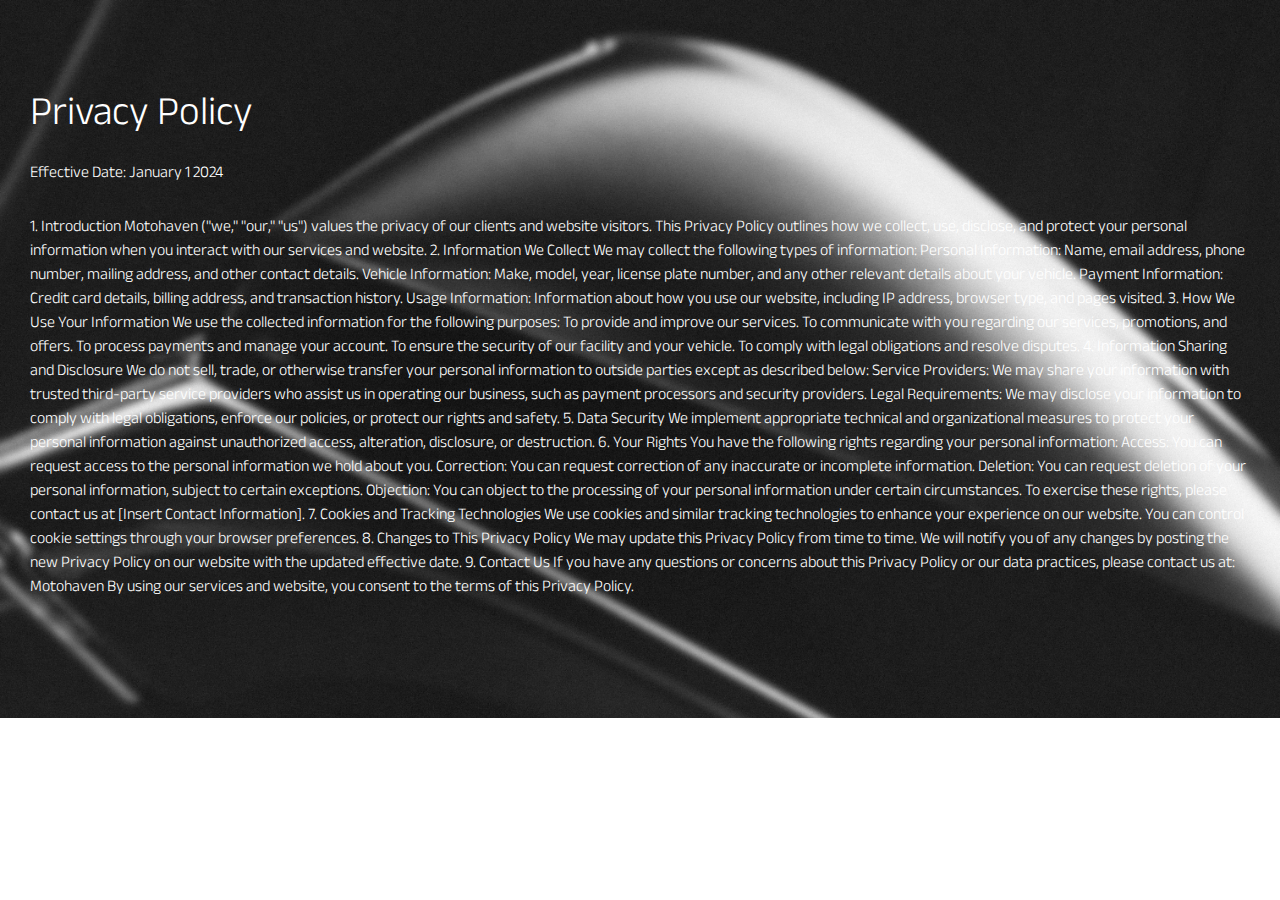
<file: privacy/index.html>
<html lang="en">

<head>
    
    <!-- Meta Pixel Code -->
    <script>
        !function(f,b,e,v,n,t,s)
        {if(f.fbq)return;n=f.fbq=function(){n.callMethod?
        n.callMethod.apply(n,arguments):n.queue.push(arguments)};
        if(!f._fbq)f._fbq=n;n.push=n;n.loaded=!0;n.version='2.0';
        n.queue=[];t=b.createElement(e);t.async=!0;
        t.src=v;s=b.getElementsByTagName(e)[0];
        s.parentNode.insertBefore(t,s)}(window, document,'script',
        'https://connect.facebook.net/en_US/fbevents.js');
        fbq('init', '1215235559862662');
        fbq('track', 'PageView');
        fbq('track', 'CompleteRegistration');
        </script>
        <noscript><img height="1" width="1" style="display:none"
        src="https://www.facebook.com/tr?id=1215235559862662&ev=PageView&noscript=1"
        /></noscript>
    <!-- End Meta Pixel Code -->
    <!-- Hotjar -->
    <script>
        (function(h,o,t,j,a,r){
            h.hj=h.hj||function(){(h.hj.q=h.hj.q||[]).push(arguments)};
            h._hjSettings={hjid:3919489,hjsv:6};
            a=o.getElementsByTagName('head')[0];
            r=o.createElement('script');r.async=1;
            r.src=t+h._hjSettings.hjid+j+h._hjSettings.hjsv;
            a.appendChild(r);
        })(window,document,'https://static.hotjar.com/c/hotjar-','.js?sv=');
    </script>
    <!-- End Hotjar -->
    <meta charset="UTF-8">
    <meta name="viewport" content="width=device-width, initial-scale=1.0">
    <link rel="preconnect" href="https://fonts.googleapis.com">
    <link rel="preconnect" href="https://fonts.gstatic.com" crossorigin>
    <link rel="preconnect" href="https://fonts.googleapis.com">
    <link rel="preconnect" href="https://fonts.gstatic.com" crossorigin>
    <link rel="preconnect" href="https://fonts.googleapis.com">
    <link rel="preconnect" href="https://fonts.gstatic.com" crossorigin>

    <meta name="description"
        content="Luxury, classic, and collector car storage for the Wellington, FL area. MotoHaven provides unparalleled luxury vehicle storage, in Palm Beach, FL.">
    <meta property="og:title"
        content="MotoHaven - Wellington's unparalleled luxury car storage.">
    <meta property="og:description"
        content="Luxury, classic, and collector car storage for the Wellington, FL area. MotoHaven provides unparalleled luxury vehicle storage, in Palm Beach, FL.">
    <meta property="og:url" content="https://www.themotohaven.com">
    <meta property="og:type" content="website">
    <meta name="keywords"
        content="MotoHaven, palm beach car storage, auto storage, long term storage, classic car storage, luxury car storage, palm beach car storage, wellington car storage, south florida car storage, collector car storage">
    <meta name="author" content="MotoHaven">
    <meta property="og:image" content="/ogimage.jpg">
    <link href="https://fonts.googleapis.com/css2?family=Anek+Latin:wdth,wght@125,100;125,300;125,600&display=swap"
        rel="stylesheet">
    <link rel="stylesheet" type="text/css" href="../css/style.css">
    <link rel="apple-touch-icon" sizes="180x180" href="/apple-touch-icon.png">
    <link rel="icon" type="image/png" sizes="32x32" href="/favicon-32x32.png">
    <link rel="icon" type="image/png" sizes="16x16" href="/favicon-16x16.png">
    <link rel="manifest" href="/site.webmanifest">
    <link rel="mask-icon" href="/safari-pinned-tab.svg" color="#f10000">
    <meta name="msapplication-TileColor" content="#f10000">
    <meta name="theme-color" content="#f10000">
    <title>MotoHaven&trade; | Palm Beach County's Premier Vehicle Storage</title>
</head>

<body>
    <div class="header">
    <div class="block default">
        <div class="container" id="about-section">
            <div class="copy-block">
                <h1>Privacy Policy</h1>
                <p>Effective Date: January 1 2024</p>

                    1. Introduction
                    
                    Motohaven ("we," "our," "us") values the privacy of our clients and website visitors. This Privacy Policy outlines how we collect, use, disclose, and protect your personal information when you interact with our services and website.
                    
                    2. Information We Collect
                    
                    We may collect the following types of information:
                    
                    Personal Information: Name, email address, phone number, mailing address, and other contact details.
                    Vehicle Information: Make, model, year, license plate number, and any other relevant details about your vehicle.
                    Payment Information: Credit card details, billing address, and transaction history.
                    Usage Information: Information about how you use our website, including IP address, browser type, and pages visited.
                    3. How We Use Your Information
                    
                    We use the collected information for the following purposes:
                    
                    To provide and improve our services.
                    To communicate with you regarding our services, promotions, and offers.
                    To process payments and manage your account.
                    To ensure the security of our facility and your vehicle.
                    To comply with legal obligations and resolve disputes.
                    4. Information Sharing and Disclosure
                    
                    We do not sell, trade, or otherwise transfer your personal information to outside parties except as described below:
                    
                    Service Providers: We may share your information with trusted third-party service providers who assist us in operating our business, such as payment processors and security providers.
                    Legal Requirements: We may disclose your information to comply with legal obligations, enforce our policies, or protect our rights and safety.
                    5. Data Security
                    
                    We implement appropriate technical and organizational measures to protect your personal information against unauthorized access, alteration, disclosure, or destruction.
                    
                    6. Your Rights
                    
                    You have the following rights regarding your personal information:
                    
                    Access: You can request access to the personal information we hold about you.
                    Correction: You can request correction of any inaccurate or incomplete information.
                    Deletion: You can request deletion of your personal information, subject to certain exceptions.
                    Objection: You can object to the processing of your personal information under certain circumstances.
                    To exercise these rights, please contact us at [Insert Contact Information].
                    
                    7. Cookies and Tracking Technologies
                    
                    We use cookies and similar tracking technologies to enhance your experience on our website. You can control cookie settings through your browser preferences.
                    
                    8. Changes to This Privacy Policy
                    
                    We may update this Privacy Policy from time to time. We will notify you of any changes by posting the new Privacy Policy on our website with the updated effective date.
                    
                    9. Contact Us
                    
                    If you have any questions or concerns about this Privacy Policy or our data practices, please contact us at:
                    
                    Motohaven
                    
                    By using our services and website, you consent to the terms of this Privacy Policy.</p>
            </div>
        </div>
    </div>


    <script>
        document.addEventListener("DOMContentLoaded", function () {
            const dotContainer = document.querySelector('.dot-container');
            const navBar = document.querySelector('.nav-bar');
            const navLinks = document.querySelectorAll('.nav li a'); // Select all navigation links
            const contactForm = document.getElementById('contact-form');
            const getStartedForm = document.getElementById('get-started-form');
            const modal = document.getElementById("myModal");
            const joinButtons = document.querySelectorAll('.btn:not(form .btn)');
            const btn = document.querySelector(".nav li:nth-child(1) a");
            const span = document.getElementsByClassName("close")[0];
            let isNavOpen = false;
    
            function handleFormSubmit(form) {
                // Prevent the default form submission
                event.preventDefault();
    
                const submitButton = form.querySelector('button[type="submit"]');
                submitButton.innerHTML = "SENDING"; // Change button text to "SENDING"
                submitButton.classList.add('button-sending'); // Add class for styling
                submitButton.disabled = true; // Disable the button
    
                fetch('https://script.google.com/macros/s/AKfycbxjQk-4WB__3cWSv5-RQD1PcgjoZmemfIZmV0VkS74ckEXQHlNhpFYyycPJ5hYvrXptVg/exec', {
                    method: 'POST',
                    body: new FormData(form)
                })
                    .then(response => {
                        if (response.ok) {
                            submitButton.innerHTML = "SUBMITTED"; // Change button text to "SUBMITTED" on success
                            submitButton.classList.add('button-submitted'); // Add class for styling
                        } else {
                            throw new Error('Network response was not ok.');
                        }
                    })
                    .catch(error => {
                        console.error('There was a problem with the fetch operation:', error);
                    });
                    // Submit form data to the main page
                    form.submit();
                    gtag_report_conversion();
            }
           
    
            contactForm.addEventListener('submit', function (event) {
                handleFormSubmit(contactForm);
            });
    
            getStartedForm.addEventListener('submit', function (event) {
                handleFormSubmit(getStartedForm);
            });
    
            dotContainer.addEventListener('click', function () {
                toggleNav();
            });
    
            navLinks.forEach(function (link) {
                link.addEventListener('click', function () {
                    if (isNavOpen) {
                        toggleNav();
                    }
                });
            });
    
            function toggleNav() {
                if (isNavOpen) {
                    document.body.style.overflowY = 'auto';
                    document.removeEventListener('touchmove', preventScroll, { passive: false });
                    window.scrollTo({
                        top: 0,
                        behavior: 'smooth'
                    });
                    navBar.style.transform = 'translate(100vw, 0)';
                    dotContainer.style.transform = 'translate(0, 0)';
                } else {
                    document.body.style.overflowY = 'hidden';
                    document.addEventListener('touchmove', preventScroll, { passive: false });
                    navBar.style.transform = 'translate(0, 0)';
                    dotContainer.style.transform = 'translate(calc(-100vw + 105px), 0)';
                }
                isNavOpen = !isNavOpen;
            }
    
            function preventScroll(event) {
                event.preventDefault();
            }
    
            joinButtons.forEach(function (button) {
                button.addEventListener('click', function (event) {
                    event.preventDefault(); // Prevent default action of form submission
                    modal.style.display = "flex";
                });
            });
    
            btn.onclick = function () {
                modal.style.display = "flex";
            }
    
            span.onclick = function () {
                modal.style.display = "none";
            }
    
            window.onclick = function (event) {
                if (event.target == modal) {
                    modal.style.display = "none";
                }
            }
        });
    </script>
    





</body>

</html>
</file>
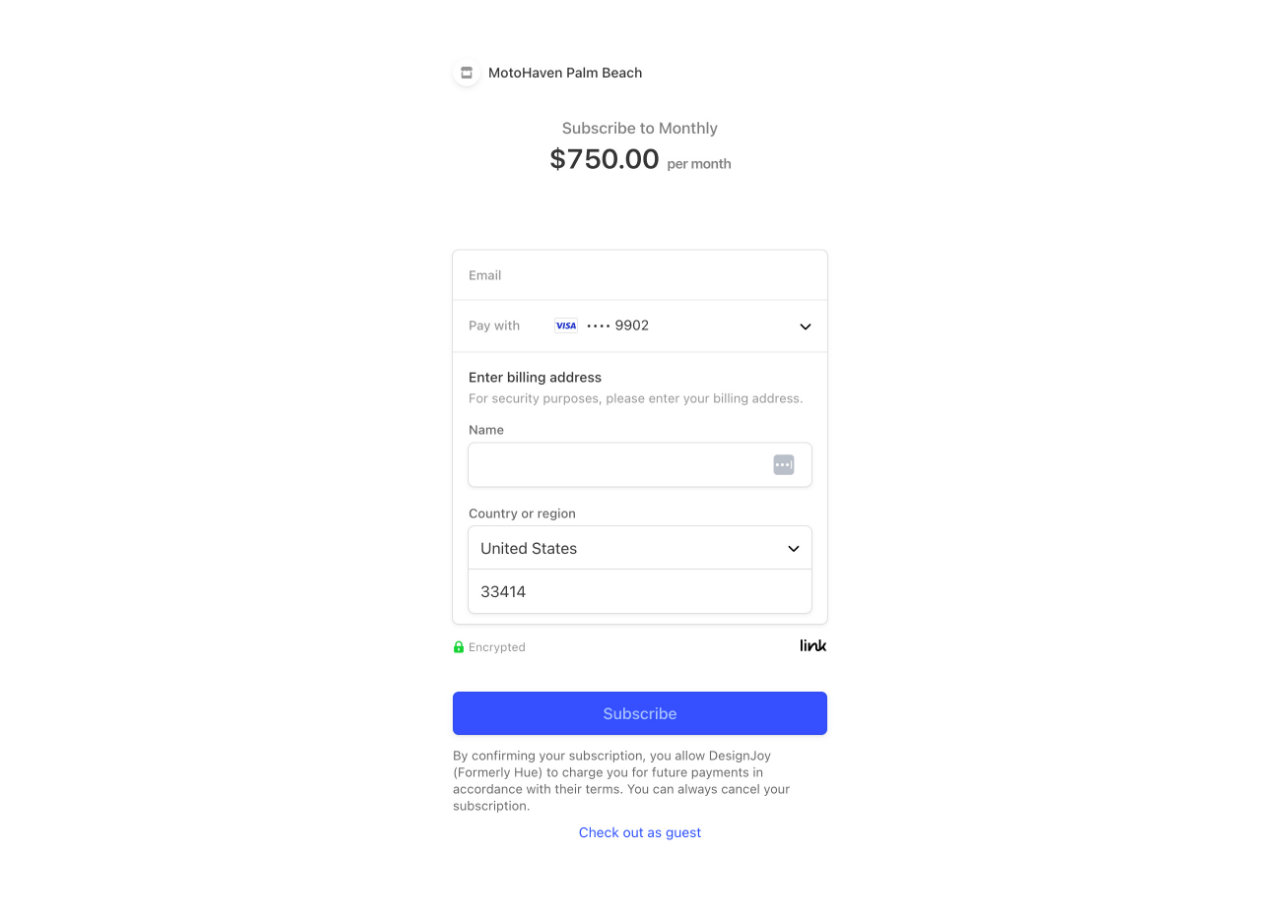
<file: stripe.html>
<!DOCTYPE html>
<html lang="en">
<head>
<meta charset="UTF-8">
<meta name="viewport" content="width=device-width, initial-scale=1.0">
<title>MotoHaven&trade; | Palm Beach County's Premier Vehicle Storage</title>
<style>
    body, html {
        margin: 0;
        padding: 0;
        min-height: 100%;
        display: flex;
        justify-content: center;
        align-items: center;
    }
    
    img {
        max-width: 100%;
        max-height: 100%;
        width: 400px;
        height: auto;
    }
</style>
</head>
<body>
    <a href="index.html"><img src="stripe.jpg"></a>
</body>
</html>
</file>
<file: css/style.css>
/* Define color variables */
:root {
    --main-color: #f10000;
    --light-color: #ffffff;
    --accent-color: #000000;
}

*{
    box-sizing: border-box;
}

/* Reset default styles */


body, h1, h2, h3, p, ul, li, a, form, input, button {
    margin: 0;
    padding: 0;
    box-sizing: border-box;
    list-style: none;
    text-decoration: none;
    color: inherit;
    display: flex;
    flex-direction: column;
    font-family: 'Anek Latin', sans-serif;
    font-weight: 300;
    font-size: 16px;
    line-height: 1.5;
}

h1, h2, h3, p{
    margin: 30px 0;
}

a{
    text-transform: uppercase;
    font-weight: 600;
    font-size: 14px;
}

h1{
    font-size: 40px;
    line-height: 1;
}

h3{
    font-weight: 600;
    font-size: 24px;
}

.btn{
    height: 60px;
    max-width: 375px;
    border-radius: 30px;
    background-color: var(--main-color);
    text-align: center;
    justify-content: center;
    margin: 30px 0;
    transition: all 0.3s ease; /* Add transition for smooth animation */
}

.btn:hover {
    transform: scale(1.05); /* Grow by 5% on hover */
}

.btn:hover {
    background-color: var(--light-color);
    color: var(--main-color);
}


.double-buttons .btn:hover {
    background-color: var(--main-color);
    color: var(--light-color);
}

.services .btn:hover {
    background-color: var(--main-color);
    color: var(--light-color);
}

.pricing .btn:hover {
    background-color: var(--main-color);
    color: var(--light-color);
}


/* Center and style header, block, and footer */
.header, .block, .footer {
    width: 100vw;
    display: flex;
    flex-wrap: wrap;
    flex-direction: row;
}

.header{
    color: var(--light-color);
    background-image: url('../img/header-background.jpg');
    background-size: cover;
    background-repeat: no-repeat;
}

.default{
    margin: 60px auto;    
}

/* Center and style container */
.container {
    width: calc(100vw - (30px * 2));
    max-width: 1220px;
    margin: 0 auto;
}

.nav-bar {
    padding: 30px 0;
    gap: 25px;
    display: flex;
    flex-wrap: nowrap;
    justify-content: space-between;
}
.logo img {
    height: 45px;
    width: auto;
}

.mobile-nav img {
    height: 45px;
    width: auto;
}

.mobile-nav{
    display: none;
}

.dot-container{
    display: none;
}

.nav {
    display: flex;
    gap: 25px;
    flex-direction: row;
    justify-content: space-between;
    align-items: center;
}
.nav a {
    font-weight: 400;
}

.hero {
    display: flex;
    flex-direction: row;
    justify-content: space-between;
    align-items: flex-end;
    gap: 30px;
}

.hero img{
    max-width: 400px;
    width: 40%;
}

.hero-copy-block {
    margin: 30px 0;
    display: flex;
    flex-direction: column;
}

.hero-copy-block h1{
    margin: 0;
}

.video-block {
    display: flex;
    flex-wrap: wrap; 
    gap: 60px;
}

.video-block img, 
.video-block video  {
    flex: 1;
    max-width: calc(50% - 60px);
    height: auto;
    object-fit: contain; 
}

.copy-block {
    flex: 1;
}



.double-buttons{
    display: flex;
    gap: 15px;
    margin-bottom: 30px
}

.double-buttons .btn{
    width: calc(50% - (15px/2));
    background-color: var(--light-color);
    border: 1px solid var(--main-color);
    color: var(--main-color);
    margin: 0;
    min-width: 160px;
}

.highlight{
    background-color: var(--main-color);
    padding: 60px 0;
}

.form{
    display: flex;
    flex-direction: column;
    align-items: center;
    color: var(--light-color);
}

form{
    align-items: center;
    flex-direction: row;
    flex-wrap: wrap;
    justify-content: center;
    gap: 30px;
}

.form input{
    max-width: 375px;
    width: calc(50% - (30px / 2));
    background-color: var(--main-color);
    border: none;
    border-bottom: 1px solid var(--light-color);
    margin-top: 30px;
}

input.btn{
    background-color: var(--main-color);
    border: 1px solid var(--light-color);
    color: var(--light-color);
    margin: 30px auto;
    align-items: center;
}

button.btn{
    background-color: var(--main-color);
    border: 1px solid var(--light-color);
    color: var(--light-color);
    margin: 30px auto;
    align-items: center;
    width: 100%;
    font-weight: 600;
    font-size: 14px;
}

button.btn.button-submitted{
    opacity: 0.4;
}

button.btn.button-submitted:hover{
    opacity: 0.4;
    background-color: var(--main-color);
    color: var(--light-color);
    transform: scale(1);
}

form input::placeholder,
form textarea::placeholder {
    color: var(--light-color);
}

form input:focus,
form textarea:focus {
    outline: none;
}

.services{
    display: flex;
    flex-direction: column;
    align-items: center;
}

.services .btn{
    width: 100%;
    background-color: var(--light-color);
    border: 1px solid var(--main-color);
    color: var(--main-color);
}

.service h3{
    margin: 20px 0 0;
}

.service p{
    margin-top: 0;
}

.service-list{
    display: flex;
    flex-direction: row;
    flex-wrap: wrap;
    gap: 30px;
    justify-content: center;
    width: 100%;
}
.service{
    display: flex;
    min-width: calc(50% - 15px);
    width: 500px;
    max-width: 100%;
}

.service img{
    height: 150px;
    object-fit: cover;
}

.dark{
    background-color: var(--accent-color);
    color: var(--light-color);
}

.dark .container{
    display: flex;
    flex-direction: column;
    align-items: center;
}


.red-card{
    background-color: var(--main-color);
    border: 1px solid var(--main-color);
}

.card h2{
    font-size: 40px;
    line-height: 1.1;
    margin-bottom: 15px;
}

.card h3{
    margin-top: 15px;
}

.card .btn{
    min-width: 225px;

}

.black-card{
    background-color: var(--accent-color);
    border: 1px solid var(--light-color);
}
.card-list li{
    line-height: 1.25;
    padding-bottom: 15px;
}
.card-list{
    display: flex;
    flex-direction: column;
    flex-wrap: wrap;
    justify-content: center;

}

.card {
    display: flex;
    flex-direction: column;
    padding: 30px;
    margin: 0 0 60px;
    border-radius: 30px;
}

.card-header{
    border-bottom: 1px solid var(--light-color);
    margin-bottom: 30px;

}

.price-cards{
    display: flex;
    flex-direction: row;
    flex-wrap: wrap;
    justify-content: center;
    gap: 30px;
}
.pricing{
    margin-top: 60px;
    margin-bottom: 30px;
}

.pricing h1{
    margin-bottom: 60px;
}

.pricing .btn{
    width: 100%;
    background-color: var(--light-color);
    color: var(--main-color);
    margin: 60px 0;
}
.footer{
    background-color: var(--main-color);

}

.footer img{
    height: 45px;
    width: auto;
}

.footer a{
    color: var(--light-color);
}

.footer .container{
    display: flex;
    justify-content: space-between;
    margin: 60px auto 30px;
}

.footer-content{
    display: flex;
    justify-content: flex-end;
    flex-direction: column;
}

.footer-content p{
    width: 100%;
    color: var(--light-color);
    text-align: right;
}

.footer-nav{
    display: flex;
    flex-direction: row;
    justify-content: flex-end;
    gap: 30px;
}


.modal {
    display: none; /* Hidden by default */
    align-items: center;
    flex-direction: column;
    justify-content: center;
    position: fixed; /* Stay in place */
    z-index: 1; /* Sit on top */
    left: 0;
    top: 0;
    width: 100%; /* Full width */
    height: 100%; /* Full height */
    overflow: auto; /* Enable scroll if needed */
    background-color: rgba(0,0,0,0.8); /* Black w/ opacity */
  }
  
  .modal-content {
    background-color: var(--main-color);
    margin: 0 auto;
    padding: 30px;
    border-radius: 30px;
    width: calc(100% - 60px);
    max-width: 900px;
  }

 .modal-content .form{
    display: flex;
    flex-direction: row;
    align-items: center;
    color: var(--light-color);
    flex-wrap: wrap;
    justify-content:center;
}

.modal-title{
    width: calc(100% - 90px);
    min-width: 375px;
    display: flex;
    justify-content: center;
}
  
  .close {
    color: var(--light-color);
    float: right;
    font-weight: 100;
    font-size: 45px;
  }
  
  .close:hover,
  .close:focus {
    color: var(--main-color);
    text-decoration: none;
    cursor: pointer;
  }

  /* Style for the button while sending */
.button-sending {
    background-color: #ffc107; /* Change background color to yellow */
    color: #fff; /* Change text color to white */
    cursor: not-allowed; /* Change cursor to indicate disabled state */
}

/* Style for the button after submission */
.button-submitted {
    background-color: #28a745; /* Change background color to green */
    color: #fff; /* Change text color to white */
    cursor: default; /* Reset cursor */
}



@media (max-width: 730px) {
    .footer-nav {
      flex-direction: column;
      align-items: center;
    }

    .footer .container{
        flex-direction: column;
        gap: 60px;
    }
    .footer-content p{
        text-align: center;
        margin-top: 60px;
    }
    .form input{
        width: 100%;
    }

    .hero{
        flex-direction: column;
        align-items: center;
    }
    .hero-copy-block{
        align-items: center;
        text-align: center;
    }

    .hero-copy-block .btn{
        width: 100%;
    }

    .hero img{
        width: 75%;
    }
    .video-block img,
    .video-block video {
        width: 100%;
        max-width: 100%;
    }
    .video-block{
        gap: 30px;
    }

    .logo{
        margin: 15px 60px 60px;
    }


    .mobile-nav{
        margin-top: 45px;
        display: flex;
        justify-content: space-between;
        width: calc(100vw - ((30px * 2) + 45px));
    }

    .mobile-container{
        display: flex;
        justify-content: flex-end
    }

    .mobile-nav img{
        width: calc(100vw - ((30px * 2) + 90px));
    }

    .dot-container {
        display: flex;
        flex-direction: column;
        align-items: center;
        justify-content: center;
        gap: 6px;
        height: 45px;
        width: 45px;
        z-index: 2;
        transform: translate(0, 0);
        transition: transform 1s ease;
    }
    .dot {
        width: 6px;
        height: 6px;
        border-radius: 50%;
        background-color: white;
    }

    .nav-bar {
        flex-direction: column;
        position: fixed;
        background-color: var(--main-color);
        margin: 0 -30px;
        height: 100vh;
        justify-content: flex-start;
        width: 100vw;
        z-index: 1;
        transform: translate(100vw, 0);
        transition: transform 1s ease;
    }
    .nav{
        flex-direction: column;
        padding-bottom: 30px;
    }
    .nav li a{
        padding-bottom: 30px;
        font-weight: 600;
        font-size: 16px;
    }    

}

@media (max-width: 600px) {

    .service-list{
        width: 100%;
        
    }

}
</file>
